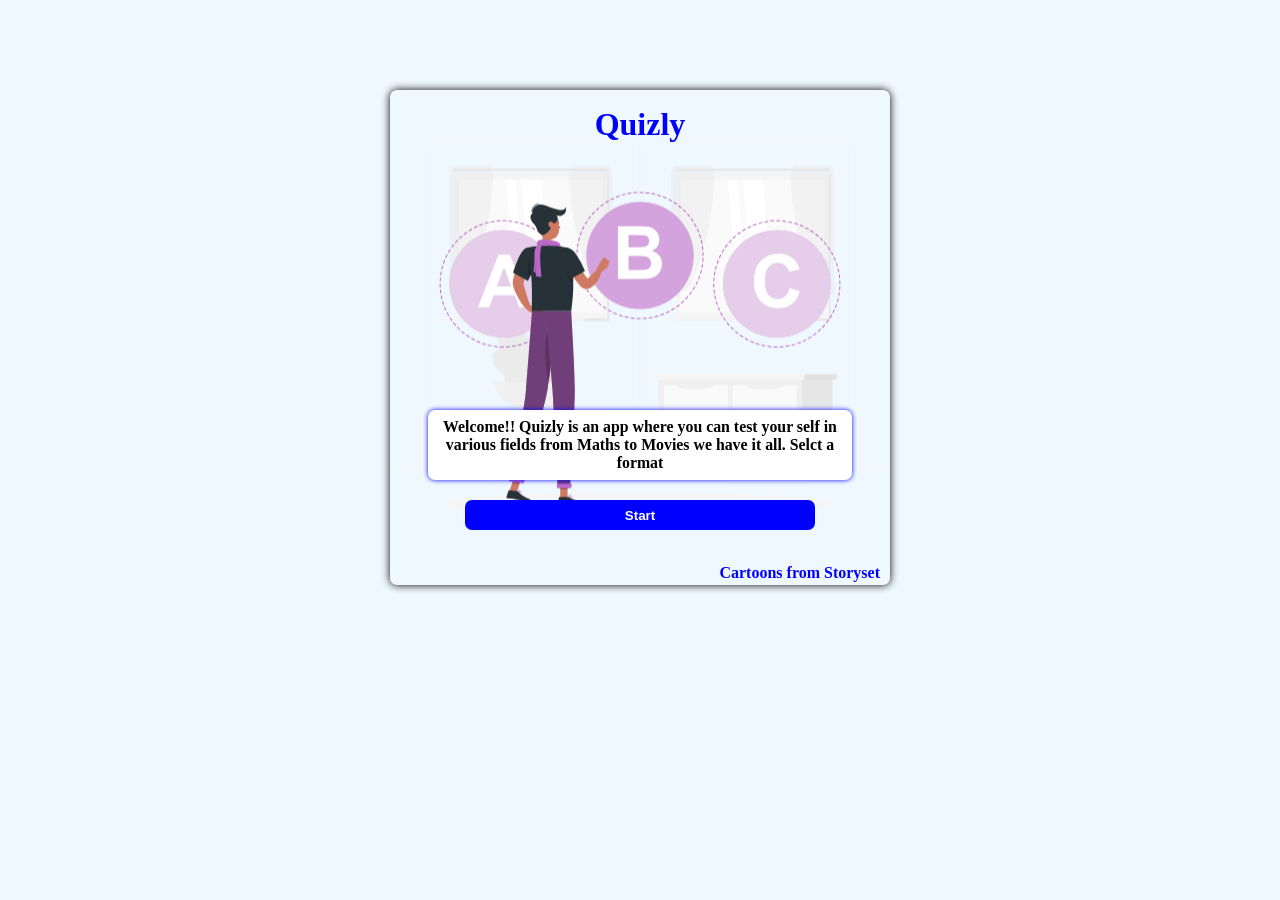
<file: index.html>
<!DOCTYPE html>
<html lang="en">

<head>
  <meta charset="UTF-8">
  <meta name="viewport" content="width=device-width, initial-scale=1.0">
  <title>Quizly</title>
  <link rel="stylesheet" href="./index/style.css">
</head>

<body>
  <div class="container">
    <h1>Quizly</h1>
    <h3>Welcome!! Quizly is an app where you can test your self in various fields from Maths to Movies we have it all.
      Selct a format
    </h3>
    <button class="startBtn">Start</button>
    <a href="https://storyset.com/education">Cartoons from Storyset</a>

  </div>
  <script type="module" src="index/index.js"></script>
</body>

</html>
</file>
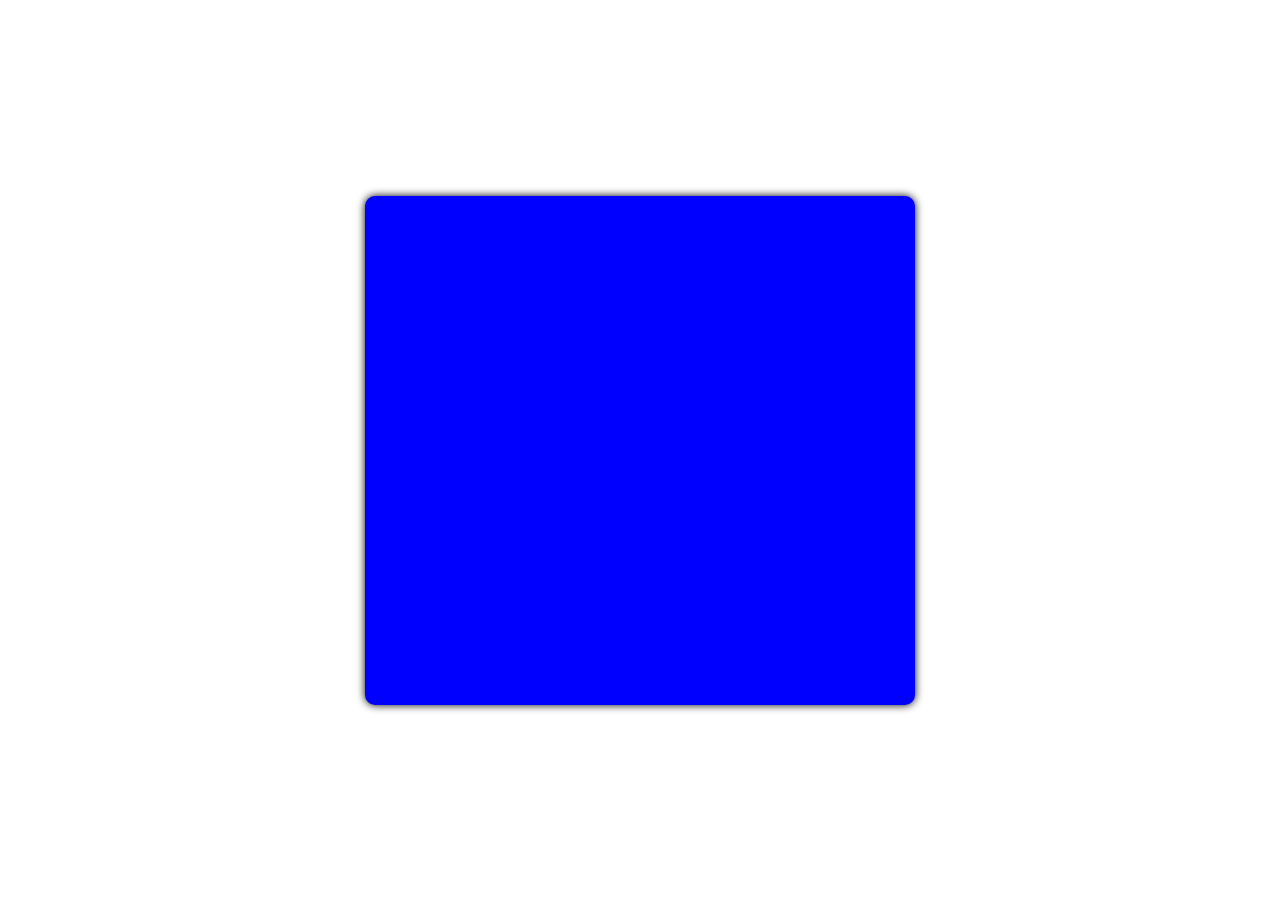
<file: choice.html>
<!DOCTYPE html>
<html lang="en">

<head>
  <meta charset="UTF-8">
  <meta name="viewport" content="width=device-width, initial-scale=1.0">
  <title>Quiz</title>
  <link rel="stylesheet" href="style.css">
</head>

<body>
  <div class="container">
  </div>
  <script type="module" src="quiz.js">
  </script>
</body>

</html>
</file>
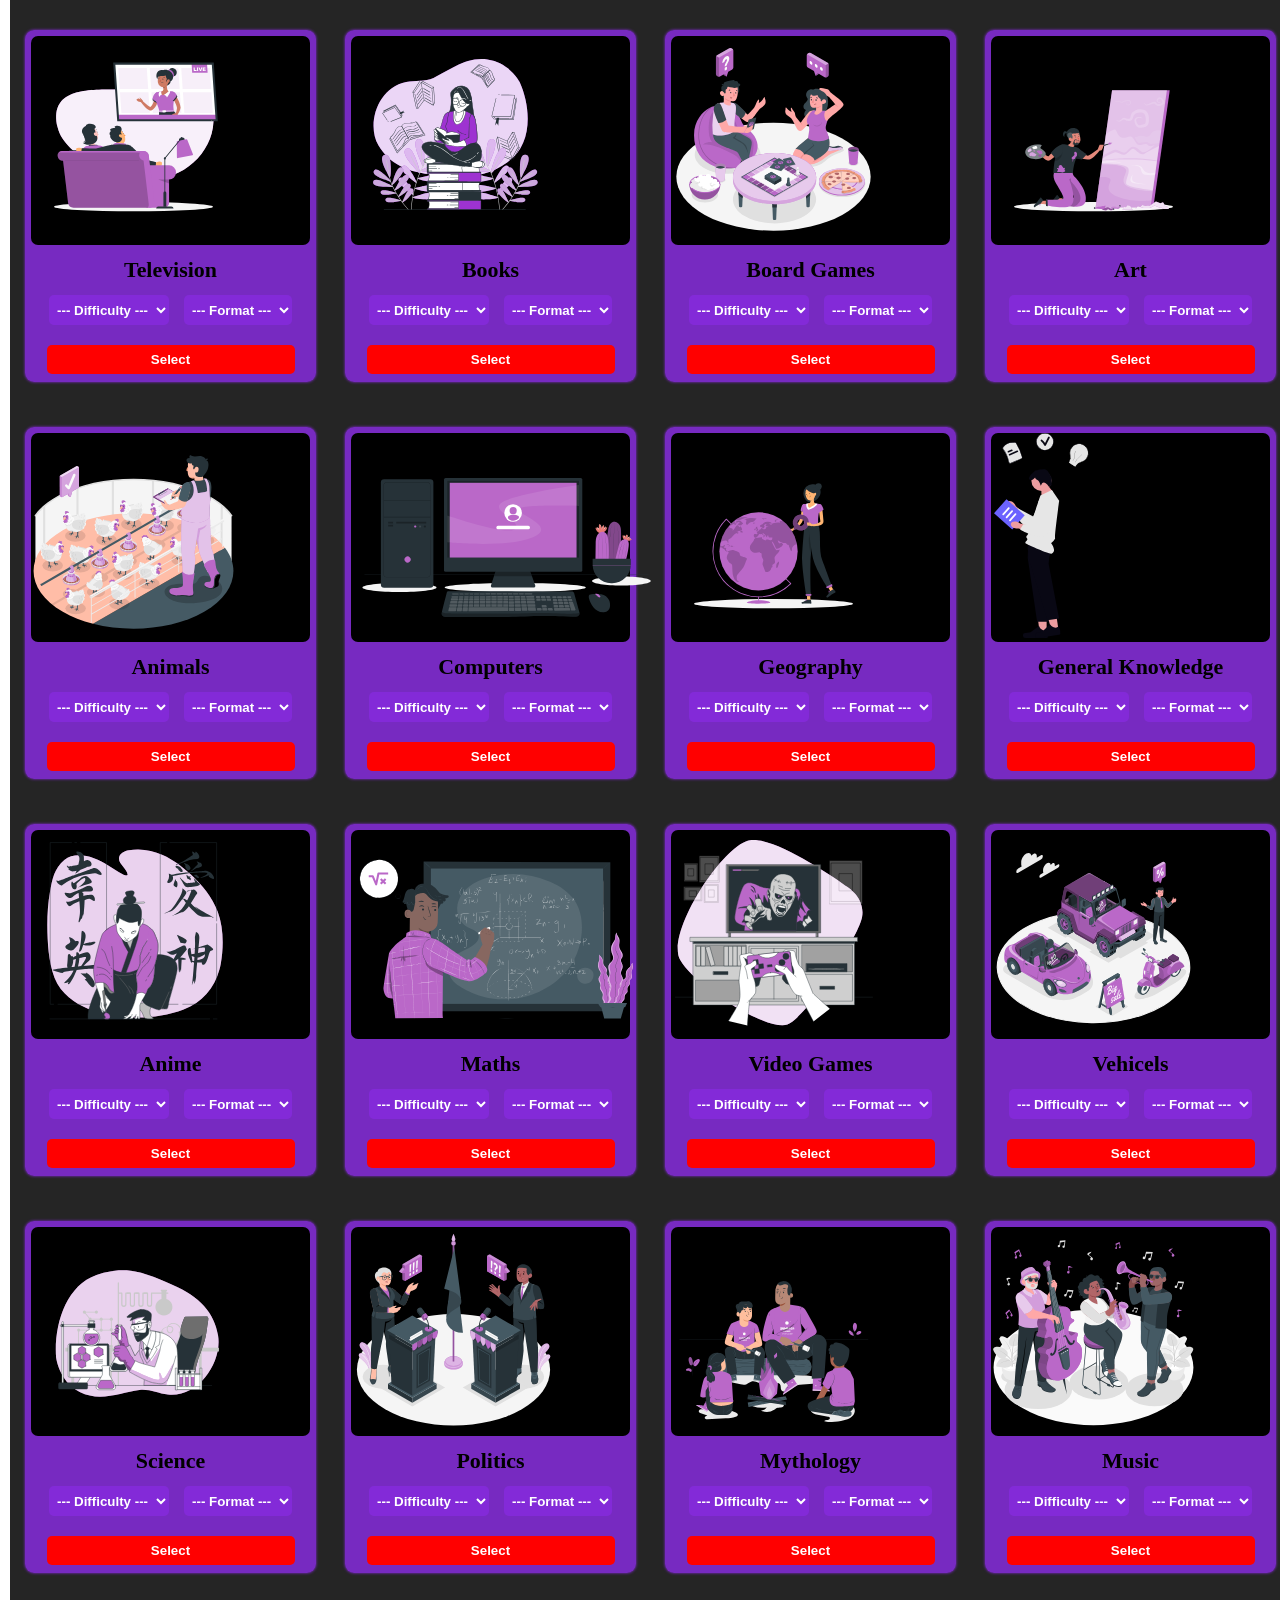
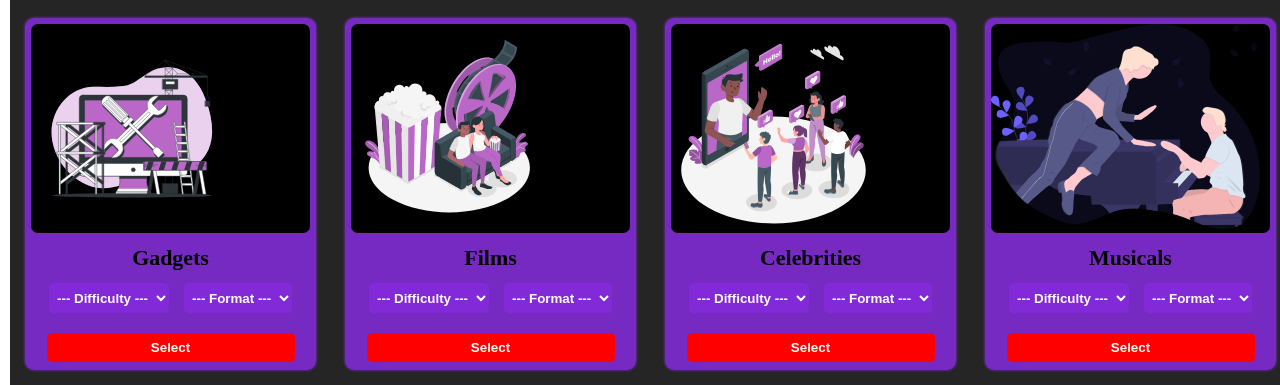
<file: main.html>
<!DOCTYPE html>
<html lang="en">

<head>
  <meta charset="UTF-8">
  <meta name="viewport" content="width=device-width, initial-scale=1.0">
  <title>Document</title>
  <link rel="stylesheet" href="main.css">
</head>

<body>
  <div class="container">
  </div>
  <script type="module" src="main.js"></script>
</body>

</html>
</file>
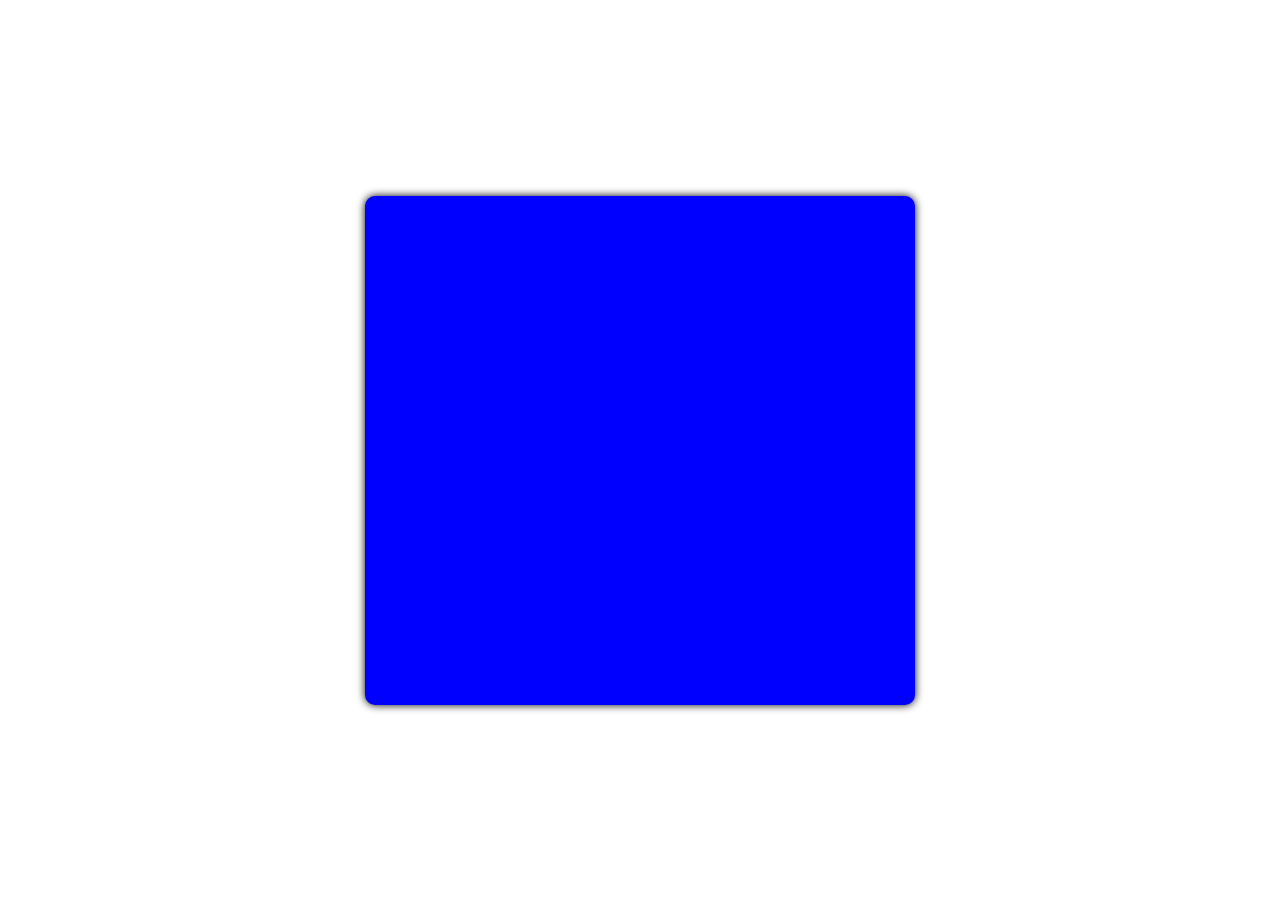
<file: quiz.html>
<!DOCTYPE html>
<html lang="en">

<head>
  <meta charset="UTF-8">
  <meta name="viewport" content="width=device-width, initial-scale=1.0">
  <title>Quiz</title>
  <link rel="stylesheet" href="style.css">
</head>

<body>
  <div class="container">
  </div>

  <script type="module" src="quiz.js"></script>
</body>

</html>
</file>
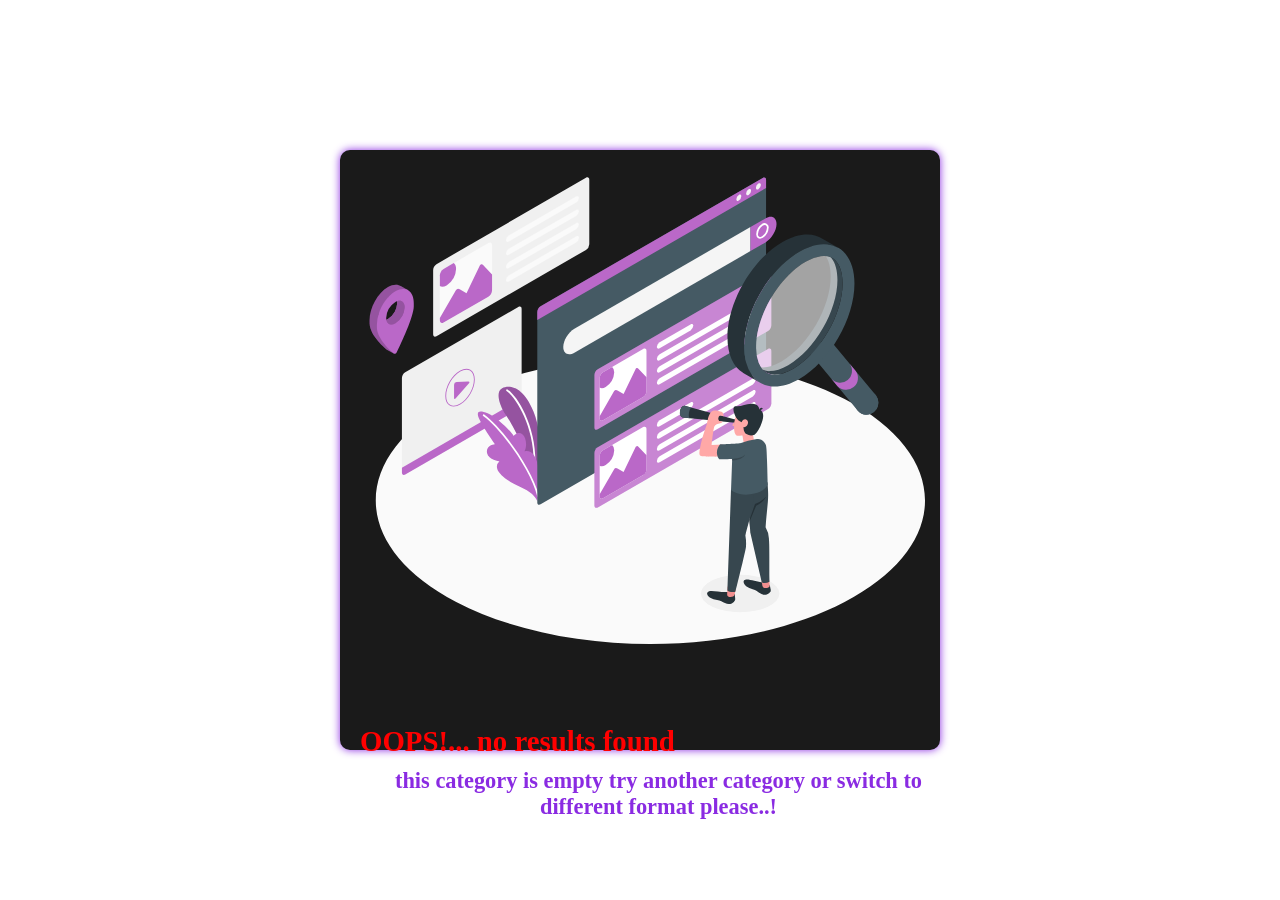
<file: T_F.html>
<!DOCTYPE html>
<html lang="en">

<head>
  <meta charset="UTF-8">
  <meta name="viewport" content="width=device-width, initial-scale=1.0">
  <title>True_false</title>
  <link rel="stylesheet" href="styleTF.css">
  </link>
</head>

<body>
  <div class="container">
    <div class="questionsGrid">
      <h2>Quizly</h2>
      <div class="header">
        <p class="topic">Topic: Films</p>
        <p class="questionNum">questions: 20</p>
      </div>

      <div class="questions questions-js">
      </div>
    </div>


    <div class="notFound">
      <img src="images/Search.svg" alt="notFound">
      <h2>OOPS!... no results found</h2>
      <h3>this category is empty try another category or switch to different format please..!</h3>
    </div>
  </div>

  <script type="module" src="T_F.js"></script>
</body>

</html>
</file>
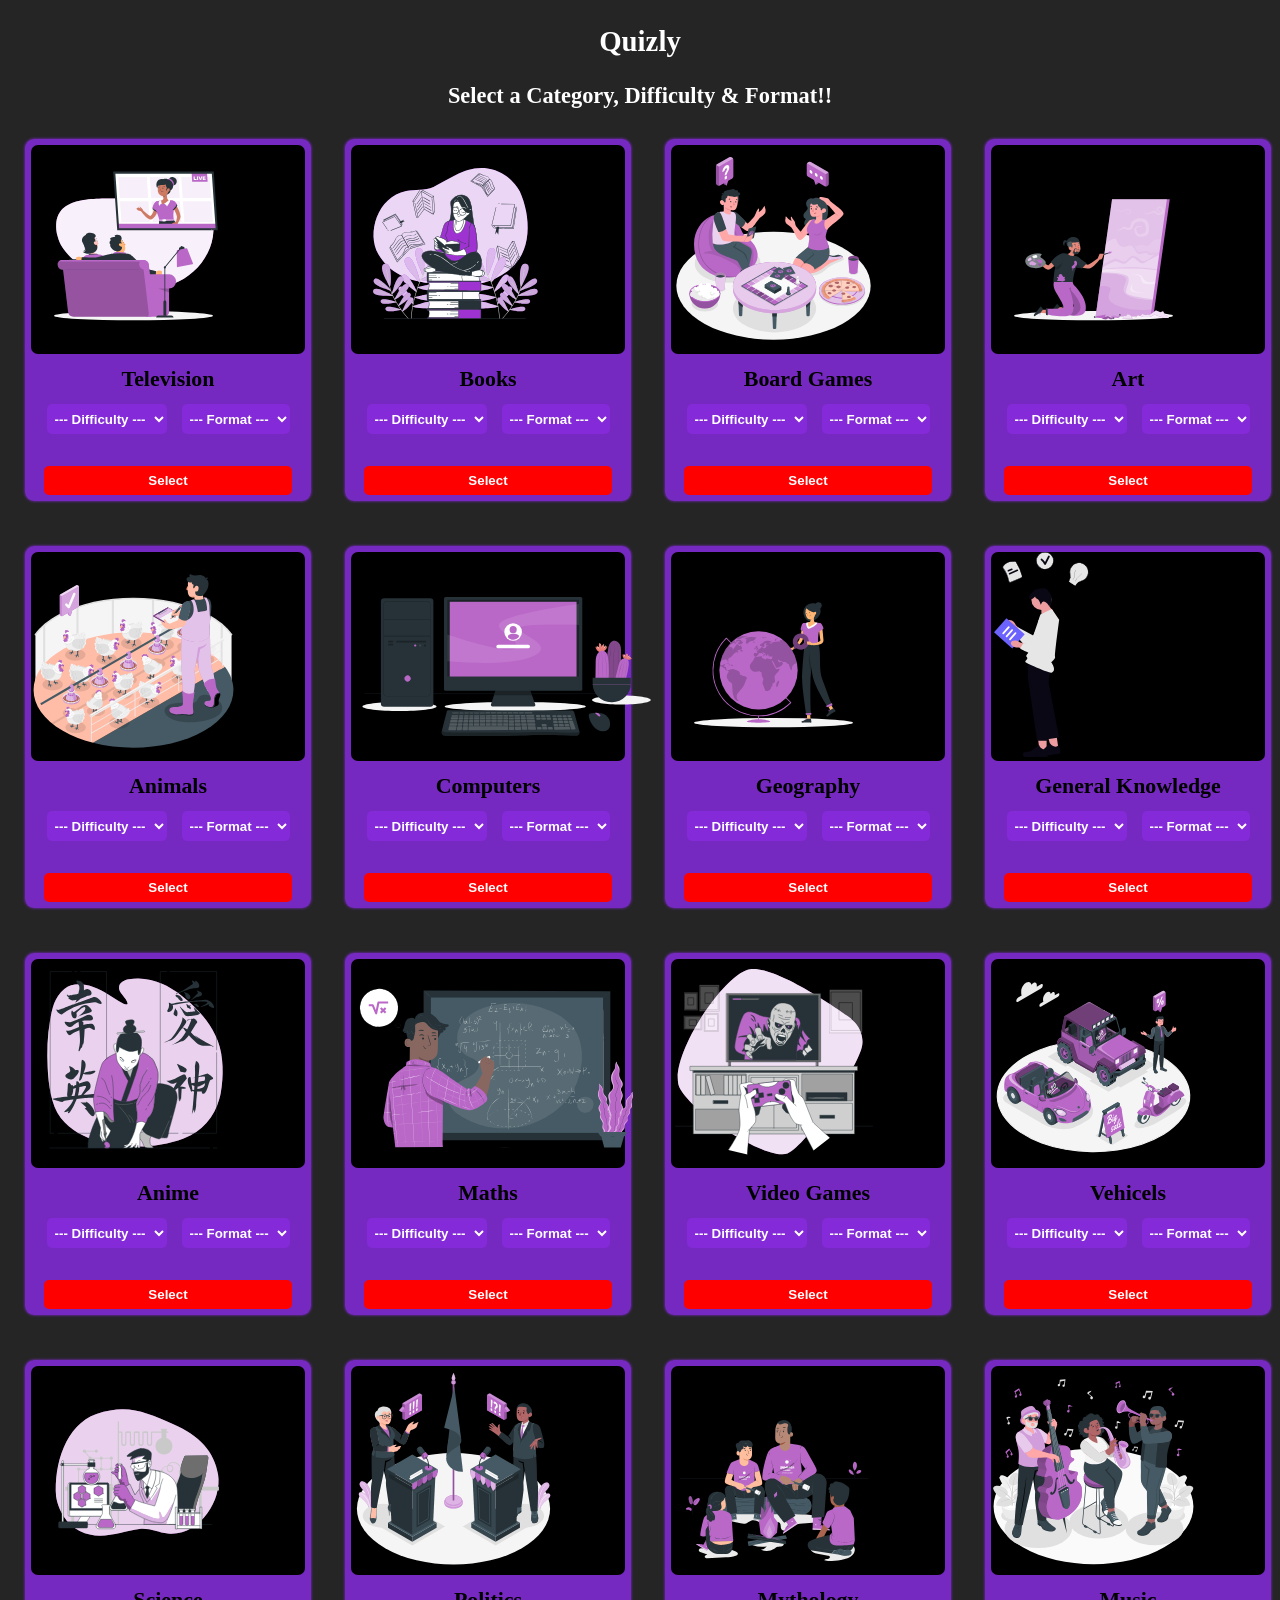
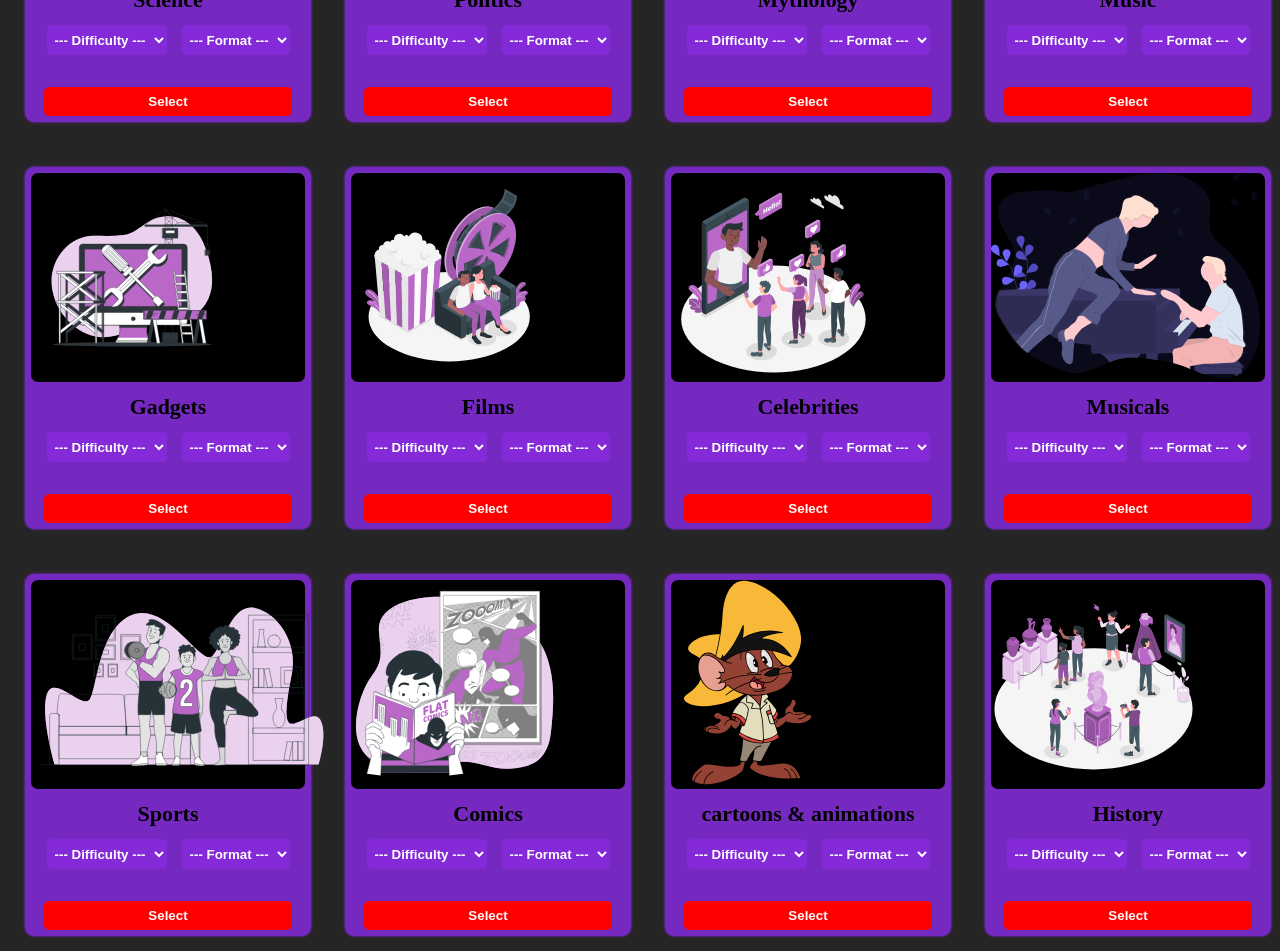
<file: main/main.html>
<!DOCTYPE html>
<html lang="en">

<head>
  <meta charset="UTF-8">
  <meta name="viewport" content="width=device-width, initial-scale=1.0">
  <title>Quizly</title>
  <link rel="stylesheet" href="main.css">
</head>

<body>
  <div class="container">
    <h2>Quizly</h2>
    <h3>Select a Category, Difficulty & Format!!</h3>
    <div class="subjectContainer"></div>
  </div>

  </div>
  <script type="module" src="main.js"></script>
</body>

</html>
</file>
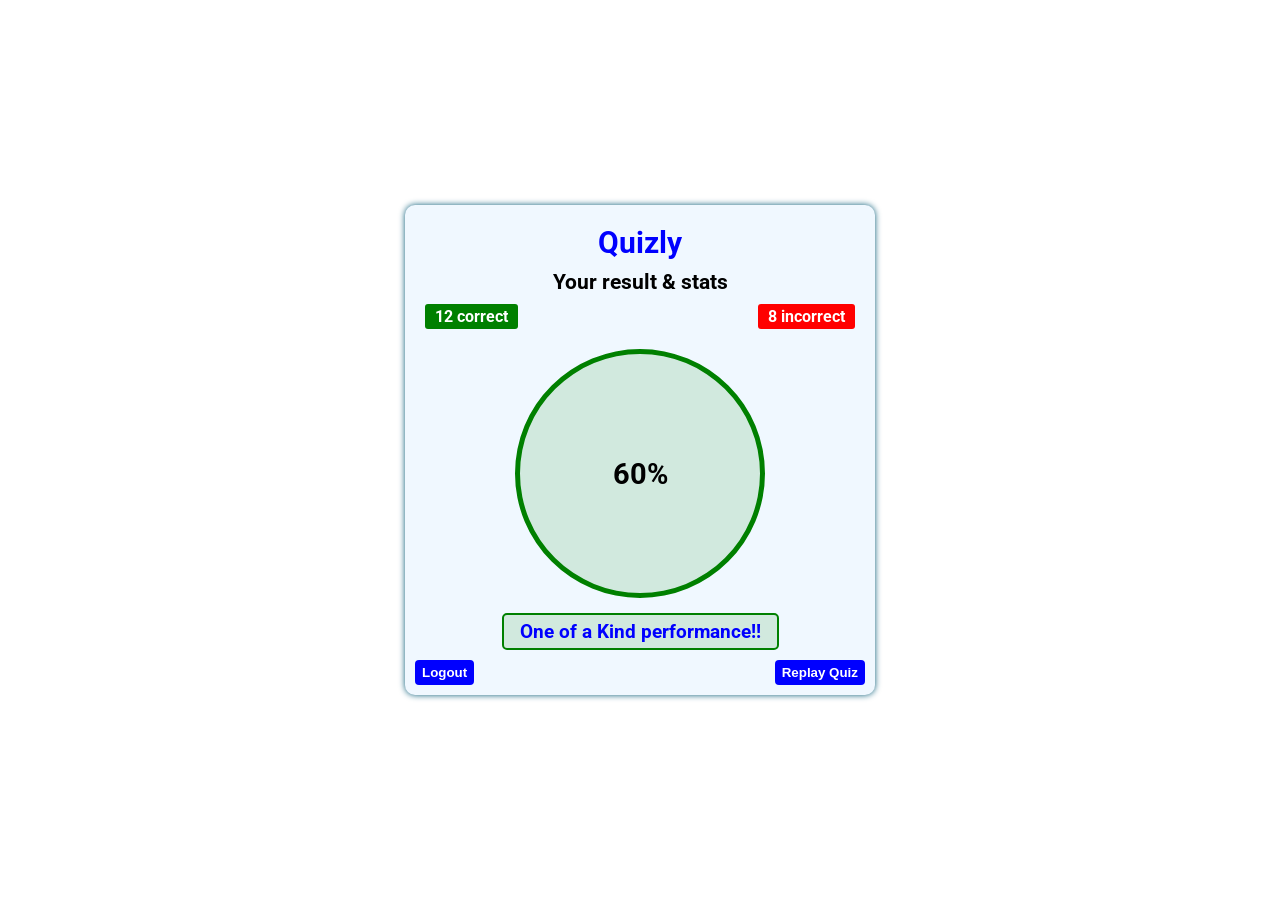
<file: result/result.html>
<!DOCTYPE html>
<html lang="en">

<head>
  <meta charset="UTF-8">
  <meta name="viewport" content="width=device-width, initial-scale=1.0">
  <title>Quizly</title>
  <link rel="stylesheet" href="result.css">
</head>

<body>
  <div class="container">

  </div>
  <script src="result.js" type="module"></script>
</body>

</html>
</file>
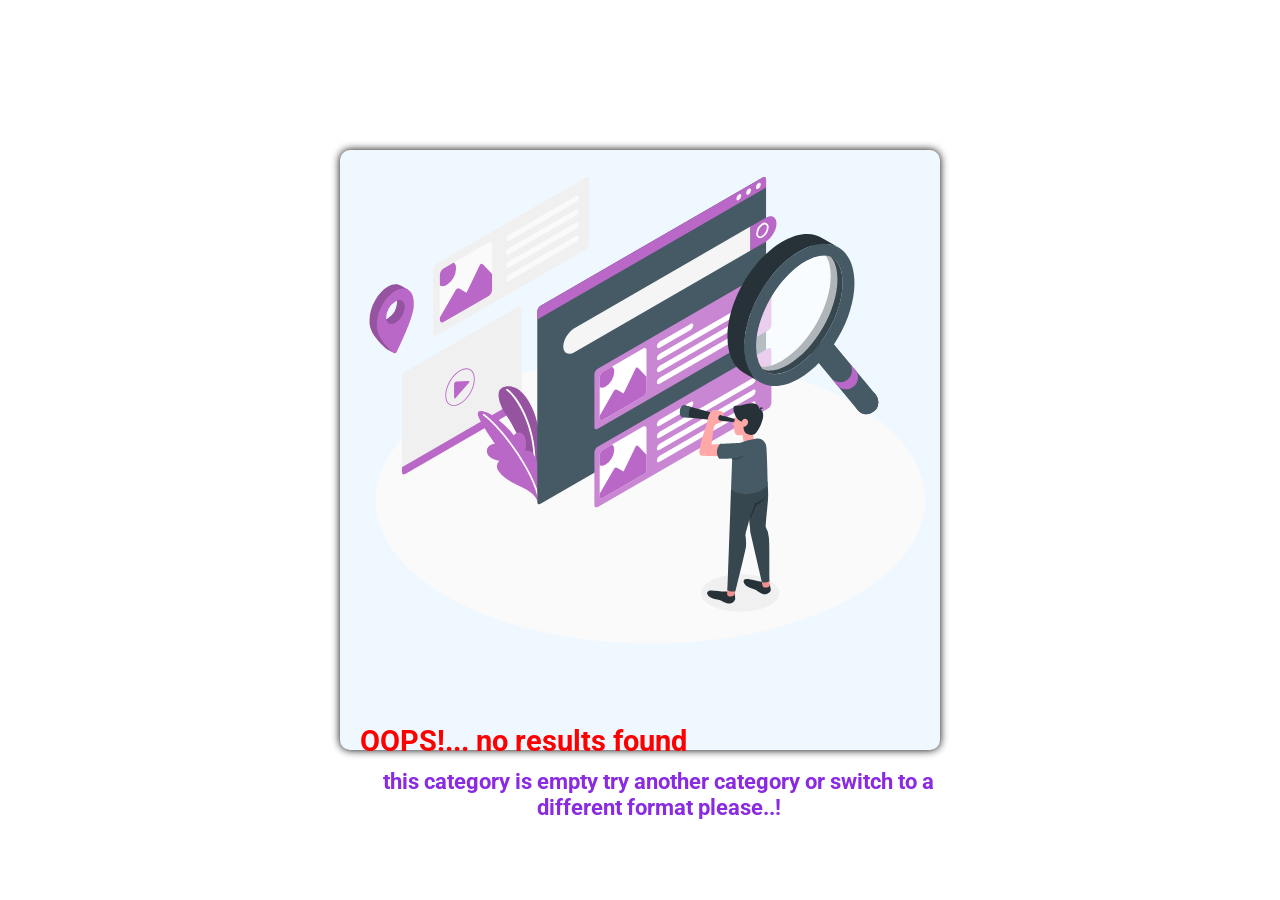
<file: True_False/T_F.html>
<!DOCTYPE html>
<html lang="en">

<head>
  <meta charset="UTF-8">
  <meta name="viewport" content="width=device-width, initial-scale=1.0">
  <title>True_false</title>
  <link rel="stylesheet" href="styleTF.css">
  </link>
</head>

<body>
  <div class="container">
    <div class="questionsGrid">
      <h2>Quizly</h2>
      <div class="header">
        <p class="topic"></p>
        <p class="questionNum"></p>
      </div>

      <div class="questions questions-js">
      </div>
      <button class="displayBtn">Complete</button>
    </div>
    <div class="notFound">
      <img src="../images/Search.svg" alt="notFound">
      <h2>OOPS!... no results found</h2>
      <h3>this category is empty try another category or switch to a different format please..!</h3>
    </div>
  </div>

  <script type="module" src="T_F.js"></script>
</body>

</html>
</file>
<file: index/style.css>
* {
  padding: 0;
  margin: 0;
}

body {
  display: flex;
  flex-direction: column;
  align-items: center;
  height: 100vh;
  background-color: aliceblue;
}

.container {
  display: flex;
  width: 500px;
  flex-direction: column;
  align-items: center;
  margin-top: 90px;
  height: fit-content;
  box-shadow: 0px 0px 8px black;
  padding-top: 10px;
  background: url("../images/choose.svg");
  background-size: cover;
  background-position: center;
  background-repeat: none;
  margin-left: 50px;
  margin-right: 50px;
  border-radius: 7px;
  position: absolute;
}

.container h1 {
  max-width: 400px;
  display: flex;
  text-align: center;
  margin-top: 6px;
  color: blue;
  font-weight: bolder;
}

.container h3 {
  max-width: 400px;
  display: flex;
  color: black;
  font-weight: bolder;
  text-align: center;
  margin-top: 267px;
  margin-bottom: 20px;
  background-color: white;
  box-shadow: 0px 0px 5px blue;
  padding: 8px 12px;
  font-size: 0.99rem;
  border-radius: 7px;
  position: relative;
}

.container button {
  background-color: blue;
  border: none;
  width: 350px;
  height: 30px;
  border-radius: 7px;
  color: white;
  font-weight: bolder;
  transition: all 0.25s ease-in-out;
}

.container button:hover {
  opacity: 0.7;
}

.container a {
  align-self: flex-end;
  text-decoration: none;
  margin: 34px 10px 3px 0;
  color: blue;
  font-weight: bold;
}

.container a:hover {
  text-decoration: underline;
}

@media (max-width: 580px) {
  .container {
    display: flex;
    width: 500px;
    flex-direction: column;
    align-items: center;
    margin-top: 90px;
    height: fit-content;
    box-shadow: 0px 0px 8px black;
    padding-top: 10px;
    background: url("../images/choose.svg");
    background-size: cover;
    background-position: center;
    background-repeat: none;
    margin-left: 50px;
    margin-right: 50px;
    border-radius: 7px;
    position: absolute;
  }
}
</file>
<file: style.css>
* {
  margin: 0;
  padding: 0;
  box-sizing: border-box;
}

body {
  display: flex;
  flex-direction: column;
  height: 100vh;
  justify-content: center;
  align-items: center;
  color: black;
}

.container {
  height: 509px;
  width: 550px;
  background-color: blue;
  display: flex;
  flex-direction: column;
  align-items: center;
  border-radius: 10px;
  box-shadow: 0px 0px 8px black;
}

.container h2 {
  margin-top: 10px;
  font-size: 1.6rem;
  color: aliceblue;
}

.infoGrid {
  display: flex;
  align-items: center;
  justify-content: space-between;
  width: inherit;
  margin-top: 10px;
}

.infoGrid .topic {
  background-color: white;
  color: black;
  font-weight: bold;
  margin-left: 10px;
  padding: 5px 7px;
  border-radius: 2px;
}

.infoGrid .questionNum {
  background-color: white;
  color: black;
  margin-right: 10px;
  font-weight: bold;
  padding: 5px 7px;
  border-radius: 2px;
}

.container .question {
  background-color: #1a1a1a;
  color: white;
  margin-top: 20px;
  padding: 17px;
  border-radius: 12px;
  font-weight: 900;
}

.container .options {
  width: inherit;
  margin-top: 35px;
  display: flex;
  flex-direction: column;
  gap: 15px;
}

.options .option {
  background-color: bisque;
  padding: 16px 0px 16px 20px;
  display: flex;
  text-align: center;
  margin-right: 50px;
  margin-left: 50px;
  border-radius: 10px;
  font-weight: 800;
}


.container button {
  background-color: rgb(203, 17, 17);
  border: none;
  color: white;
  margin-top: 20px;
  width: 150px;
  font-size: 1rem;
  font-weight: bold;
  border-radius: 4px;
  height: 37px;
}

.container .progressBar {
  width: inherit;
  height: 10px;
  background-color: white;
  border-radius: 10px;
  margin-top: 11px;
}

.progressBar .progress {
  width: 78%;
  background-color: darkorange;
  height: inherit;
  border-radius: inherit;
}
</file>
<file: main.css>
* {
  padding: 0;
  margin: 0;
}

body {
  display: flex;
  flex-direction: column;
  height: 100vh;
  align-items: center;
}

img {
  height: 205px;
}

.container {
  width: 100%;
  display: grid;
  grid-template-columns: 1fr 1fr 1fr 1fr;
  margin-left: 20px;
  background-color: #252525;
}

.container .category {
  height: 340px;
  width: 279px;
  margin-top: 30px;
  box-shadow: 0px 0px 3px blueviolet;
  display: flex;
  flex-direction: column;
  padding: 6px;
  align-items: center;
  border-radius: 9px;
  background-color: rgba(137, 43, 226, 0.824);
  margin-left: 15px;
  margin-bottom: 15px;
}

.category .img_container {
  background-color: black;
  width: 100%;
  border-radius: 7px;
}

.category h3 {
  color: black;
  font-weight: bold;
  margin-top: 12px;
  font-size: 1.37rem;
}

.container .details {
  display: flex;
  flex-direction: row;
  align-items: center;
  gap: 15px;
  margin-top: 12px;
}

.details select {
  height: 30px;
  border-radius: 5px;
  padding: 3px 4px;
  background-color: rgba(137, 43, 226, 0.719);
  color: white;
  font-weight: bold;
  border: none;
}

.category button {
  margin-top: 20px;
  border: none;
  width: 248px;
  background-color: red;
  color: white;
  font-weight: bold;
  padding: 7px;
  border-radius: 5px;
}

@media (max-width:670px) {
  .container {
    grid-template-columns: 1fr 1fr;
    column-gap: 10px;
    row-gap: 10px;
  }

  .container .category {
    height: 340px;
    width: 239px;
    margin-left: 5px;
    margin-top: 30px;
    padding: 6px;
  }

  .details select {
    font-size: 0.8rem;

  }

  .category button {
    width: 148px;
  }
}

@media (min-width:671px) and (max-width:810px) {
  .container {
    grid-template-columns: 1fr 1fr;
    column-gap: 10px;
    row-gap: 10px;
  }

  .container .category {
    height: 340px;
    width: 279px;
    margin-top: 30px;
    box-shadow: 0px 0px 3px blueviolet;
    display: flex;
    flex-direction: column;
    padding: 6px;
    align-items: center;
    border-radius: 9px;
    background-color: rgba(137, 43, 226, 0.824);
  }
}

@media (min-width:811px) and (max-width:950px) {
  .container {
    grid-template-columns: 1fr 1fr 1fr;
    column-gap: 10px;
    row-gap: 10px;
  }

  .container .category {
    width: 219px;
  }

  .details select {
    font-size: 0.7rem;
    font-weight: bold;
  }

  .category button {
    width: 208px;
  }

}
</file>
<file: styleTF.css>
* {
  margin: 0;
  padding: 0;
  box-sizing: border-box;
}

body {
  display: flex;
  flex-direction: column;
  height: 100vh;
  justify-content: center;
  align-items: center;
}

.container {
  height: 600px;
  width: 600px;
  background-color: #1a1a1a;
  display: flex;
  flex-direction: column;
  align-items: center;
  color: white;
  border-radius: 10px;
  box-shadow: 0px 0px 8px blueviolet;
}

.container .questionsGrid {
  display: flex;
  flex-direction: column;
  align-items: center;
  height: inherit;
  width: inherit;
  padding-left: 14px;
  padding-right: 14px;
}

.questionsGrid h2:first-child {
  margin-top: 15px;
}

.questionsGrid .header {
  display: flex;
  width: inherit;
  flex-direction: row;
  align-items: center;
  justify-content: space-between;
  margin-top: 15px;
}

.questionsGrid .topic {
  background-color: #252525;
  padding: 7px 7px;
  margin-left: 15px;
  border-radius: 5px;
}

.questionsGrid .questionNum {
  margin-right: 15px;
  background-color: #252525;
  padding: 7px 7px;
  border-radius: 5px;
}

.questionsGrid .questions {
  width: inherit;
  margin-top: 39px;
  overflow-y: auto;
  display: flex;
  flex-direction: column;
  justify-content: center;
  align-items: center;
  gap: 10px;
}

.questions .question {
  display: flex;
  width: inherit;
  flex-direction: row;
  justify-content: center;
  align-items: center;
  gap: 15px;
  padding-bottom: 12px;
}

.currentQ {
  background-color: antiquewhite;
  width: 400px;
  color: #252525;
  padding: 5px 7px;
  border: none;
  outline: none;
  box-shadow: 0px 0px 8px blue;
  border-radius: 5px;
}

.question select {
  justify-content: flex-end;
  height: 40px;
  border-radius: 5px;
}

.container .notFound {
  position: absolute;
  top: 50%;
  left: 50%;
  transform: translate(-50%, -50%);
  color: blueviolet;
}

.notFound h2 {
  font-size: 1.8rem;
  margin-left: 40px;
  color: red;
}

.notFound h3 {
  font-size: 1.4rem;
  margin-left: 37px;
  margin-top: 10px;
  display: flex;
  text-align: center;
}

.container .questionsGrid.hide {
  display: none;
}

.container .notFound.hide {
  display: none;
}
</file>
<file: main/main.css>
* {
  padding: 0;
  margin: 0;
}

body {
  display: flex;
  flex-direction: column;
  height: 100vh;
  align-items: center;
}

img {
  height: 205px;
}

.container {
  width: 100%;
  display: flex;
  flex-direction: column;
  align-items: center;
  background-color: #252525;
}

.container h2 {
  color: white;
  margin-top: 25px;
  font-size: 1.8rem;
}

.container h3 {
  color: white;
  margin-top: 25px;
  font-size: 1.4rem;
}

.subjectContainer {
  width: 100%;
  display: grid;
  grid-template-columns: 1fr 1fr 1fr 1fr;
  margin-left: 20px;

}

.subjectContainer .category {
  height: 350px;
  width: 274px;
  margin-top: 30px;
  box-shadow: 0px 0px 3px blueviolet;
  display: flex;
  flex-direction: column;
  padding: 6px;
  align-items: center;
  border-radius: 9px;
  background-color: rgba(137, 43, 226, 0.824);
  margin-left: 15px;
  margin-bottom: 15px;
  position: relative;
  transform: perspective(500px) translateZ(0);
  transition: all 0.25s ease-in-out;
}

.subjectContainer .category:hover {
  transform: perspective(500px) translateZ(20px);
}

.category .img_container {
  background-color: black;
  width: 100%;
  border-radius: 7px;
}

.category h3 {
  color: black;
  font-weight: bold;
  margin-top: 12px;
  font-size: 1.37rem;
}

.subjectContainer .details {
  display: flex;
  flex-direction: row;
  align-items: center;
  gap: 15px;
  margin-top: 12px;
}

.details select {
  height: 30px;
  border-radius: 5px;
  padding: 3px 4px;
  background-color: rgba(137, 43, 226, 0.719);
  color: white;
  font-weight: bold;
  border: none;
}

.details select:hover {
  box-shadow: 0px 0px 4px red;
}

.category button {
  margin-top: 12px;
  border: none;
  width: 248px;
  background-color: red;
  color: white;
  font-weight: bold;
  padding: 7px;
  border-radius: 5px;
  position: absolute;
  bottom: 6px;
}

.category button:hover {
  box-shadow: 0px 0px 8px white;
}

@media (max-width:670px) {
  .subjectContainer {
    grid-template-columns: 1fr 1fr;
    column-gap: 10px;
    row-gap: 10px;
  }

  .subjectContainer .category {
    height: 340px;
    width: 229px;
    margin-left: 5px;
    margin-top: 30px;
    padding: 6px;
  }

  .details select {
    font-size: 0.8rem;

  }

  .category button {
    width: 148px;
  }
}

@media (min-width:671px) and (max-width:810px) {
  .subjectContainer {
    grid-template-columns: 1fr 1fr;
    column-gap: 10px;
    row-gap: 10px;
  }

  .subjectContainer .category {
    height: 340px;
    width: 279px;
    margin-top: 30px;
    box-shadow: 0px 0px 3px blueviolet;
    display: flex;
    flex-direction: column;
    padding: 6px;
    align-items: center;
    border-radius: 9px;
    background-color: rgba(137, 43, 226, 0.824);
  }
}

@media (min-width:811px) and (max-width:950px) {
  .subjectContainer {
    grid-template-columns: 1fr 1fr 1fr;
    column-gap: 10px;
    row-gap: 10px;
  }

  .subjectContainer .category {
    width: 219px;
  }

  .details select {
    font-size: 0.7rem;
    font-weight: bold;
  }

  .category button {
    width: 208px;
  }

}

@media (min-width:951px) and (max-width:1110px) {
  .subjectContainer {
    grid-template-columns: 1fr 1fr 1fr;
    column-gap: 10px;
    row-gap: 10px;
  }

  .subjectContainer .category {
    width: 269px;
  }

  .details select {
    font-size: 0.7rem;
    font-weight: bold;
  }

  .category button {
    width: 208px;
  }

}
</file>
<file: result/result.css>
@import url(https://fonts.googleapis.com/css?family=Roboto:100,200,300,regular,500,600,700,800,900,100italic,200italic,300italic,italic,500italic,600italic,700italic,800italic,900italic);

* {
  margin: 0;
  padding: 0;
}

body {
  display: flex;
  flex-direction: column;
  height: 100vh;
  justify-content: center;
  align-items: center;
  font-family: "Roboto";
}

.container {
  box-shadow: 0px 0px 6px rgb(9, 92, 120);
  height: 470px;
  width: 450px;
  display: flex;
  flex-direction: column;
  align-items: center;
  border-radius: 10px;
  background-color: aliceblue;
  padding: 10px;
}

.container h2 {
  margin-top: 10px;
  margin-bottom: 10px;
  font-size: 1.9rem;
  color: blue;
}

.container h3 {
  font-size: 1.3rem;
}

.container .states {
  width: 100%;
  margin-top: 10px;
  display: flex;
  flex-direction: row;
  justify-content: space-between;
}

.states .correctA {
  background-color: green;
  color: white;
  font-weight: bolder;
  margin-left: 10px;
  padding: 3px 10px;
  border-radius: 3px;
}

.states .incorrectA {
  background-color: red;
  color: white;
  font-weight: bolder;
  margin-right: 10px;
  padding: 3px 10px;
  border-radius: 3px;
}

.container .precentageP {
  margin-top: 20px;
  background-color: rgba(0, 128, 0, 0.128);
  border: 5px solid green;
  height: 240px;
  width: 240px;
  display: flex;
  justify-content: center;
  align-items: center;
  font-size: 1.8rem;
  font-weight: bold;
  border-radius: 50%;
}

.container .precentageF {
  margin-top: 20px;
  background-color: rgba(255, 0, 0, 0.326);
  border: 5px solid red;
  height: 240px;
  width: 240px;
  display: flex;
  justify-content: center;
  align-items: center;
  font-size: 1.8rem;
  font-weight: bold;
  border-radius: 50%;
}

.container .messageP {
  font-size: 1.2rem;
  margin-top: 15px;
  border: 2px solid green;
  background-color: rgba(0, 128, 0, 0.128);
  padding: 5px 16px;
  color: blue;
  border-radius: 5px;
  font-weight: bold;
}

.container .messageF {
  font-size: 1.2rem;
  margin-top: 15px;
  background-color: rgba(255, 0, 0, 0.326);
  border: 2px solid red;
  padding: 5px 16px;
  color: blue;
  border-radius: 5px;
  font-weight: bold;
}

.container .footer {
  width: 100%;
  display: flex;
  align-items: center;
  justify-content: space-between;
  margin-top: 10px;
}

.footer .logoutBtn,
.footer .replayBtn {
  padding: 5px 7px;
  background-color: blue;
  border: none;
  color: white;
  font-weight: bolder;
  border-radius: 4px;
  transition: all 0.25s ease-in-out;
}

.footer .logoutBtn:hover,
.footer .replayBtn:hover {
  background-color: green;
}
</file>
<file: True_False/styleTF.css>
@import url(https://fonts.googleapis.com/css?family=Roboto:100,200,300,regular,500,600,700,800,900,100italic,200italic,300italic,italic,500italic,600italic,700italic,800italic,900italic);

* {
  margin: 0;
  padding: 0;
  box-sizing: border-box;
}

body {
  display: flex;
  flex-direction: column;
  height: 100vh;
  justify-content: center;
  align-items: center;
  font-family: "Roboto";
}

.container {
  height: 600px;
  width: 600px;
  background-color: aliceblue;
  display: flex;
  flex-direction: column;
  align-items: center;
  color: white;
  border-radius: 10px;
  box-shadow: 0px 0px 8px black;
}

.container .questionsGrid {
  display: flex;
  flex-direction: column;
  align-items: center;
  height: inherit;
  width: inherit;
  padding-left: 14px;
  padding-right: 14px;
}

.questionsGrid h2:first-child {
  margin-top: 7px;
  color: blue;
  font-size: 1.6rem;
}

.questionsGrid .header {
  display: flex;
  width: inherit;
  flex-direction: row;
  align-items: center;
  justify-content: space-between;
  margin-top: 5px;
}

.questionsGrid .topic {
  background-color: green;
  color: white;
  font-weight: bold;
  padding: 7px 7px;
  margin-left: 15px;
  border-radius: 5px;
  font-size: 0.9rem;
}

.questionsGrid .questionNum {
  margin-right: 15px;
  font-size: 0.9rem;
  background-color: red;
  color: white;
  font-weight: bold;
  padding: 7px 7px;
  border-radius: 5px;
}

.questionsGrid .questions {
  width: inherit;
  margin-top: 5px;
  padding-top: 12px;
  overflow-y: auto;
  overflow-x: hidden;
  display: flex;
  flex-direction: column;
  align-items: center;
  gap: 10px;
}

.questionsGrid .questions::-webkit-scrollbar-thumb {
  border-radius: 100vw;
}

.questions .question {
  display: flex;
  width: inherit;
  flex-direction: row;
  justify-content: center;
  align-items: center;
  gap: 15px;
  padding-bottom: 12px;
}

.currentQ {
  background-color: white;
  display: flex;
  align-items: center;
  position: relative;
  width: 490px;
  height: 65px;
  font-size: 0.91rem;
  color: black;
  padding: 5px 7px;
  border: 1px solid blueviolet;
  outline: none;
  border-radius: 5px;

}

.currentQ:hover {
  border: 1px solid rgb(226, 189, 43);
}

.currentQ p {
  width: 83%;
}

.currentQ .answerPlate {
  border: none;
  justify-content: flex-end;
  height: inherit;
  border-radius: 5px;
  outline: none;
  color: black;
  background-color: transparent;
  position: absolute;
  right: 0;
}

.currentQ .answerPlate option {
  background-color: white;
}

.currentQ.correct {
  border: 2px solid green;
  background-color: rgba(0, 128, 0, 0.292);

}

.currentQ.incorrect {
  border: 2px solid red;
  background-color: rgba(255, 0, 0, 0.224);
}

.questionsGrid .displayBtn {
  border: none;
  outline: none;
  padding: 8px 19px;
  background-color: blue;
  color: white;
  font-weight: bolder;
  width: 300px;
  border-radius: 6px;
  margin: 10px 0;
  transition: all 0.25s ease-in-out;
}

.questionsGrid .displayBtn:hover {
  color: red;
  background-color: black;
}

.container .notFound {
  position: absolute;
  top: 50%;
  left: 50%;
  transform: translate(-50%, -50%);
  color: blueviolet;
}

.notFound h2 {
  font-size: 1.8rem;
  margin-left: 40px;
  color: red;
}

.notFound h3 {
  font-size: 1.4rem;
  margin-left: 37px;
  margin-top: 10px;
  display: flex;
  text-align: center;
}

.container .questionsGrid.hide {
  display: none;
}

.container .notFound.hide {
  display: none;
}

@media (max-width: 700px) {
  .container {
    height: 600px;
    width: 540px;
  }
}
</file>
